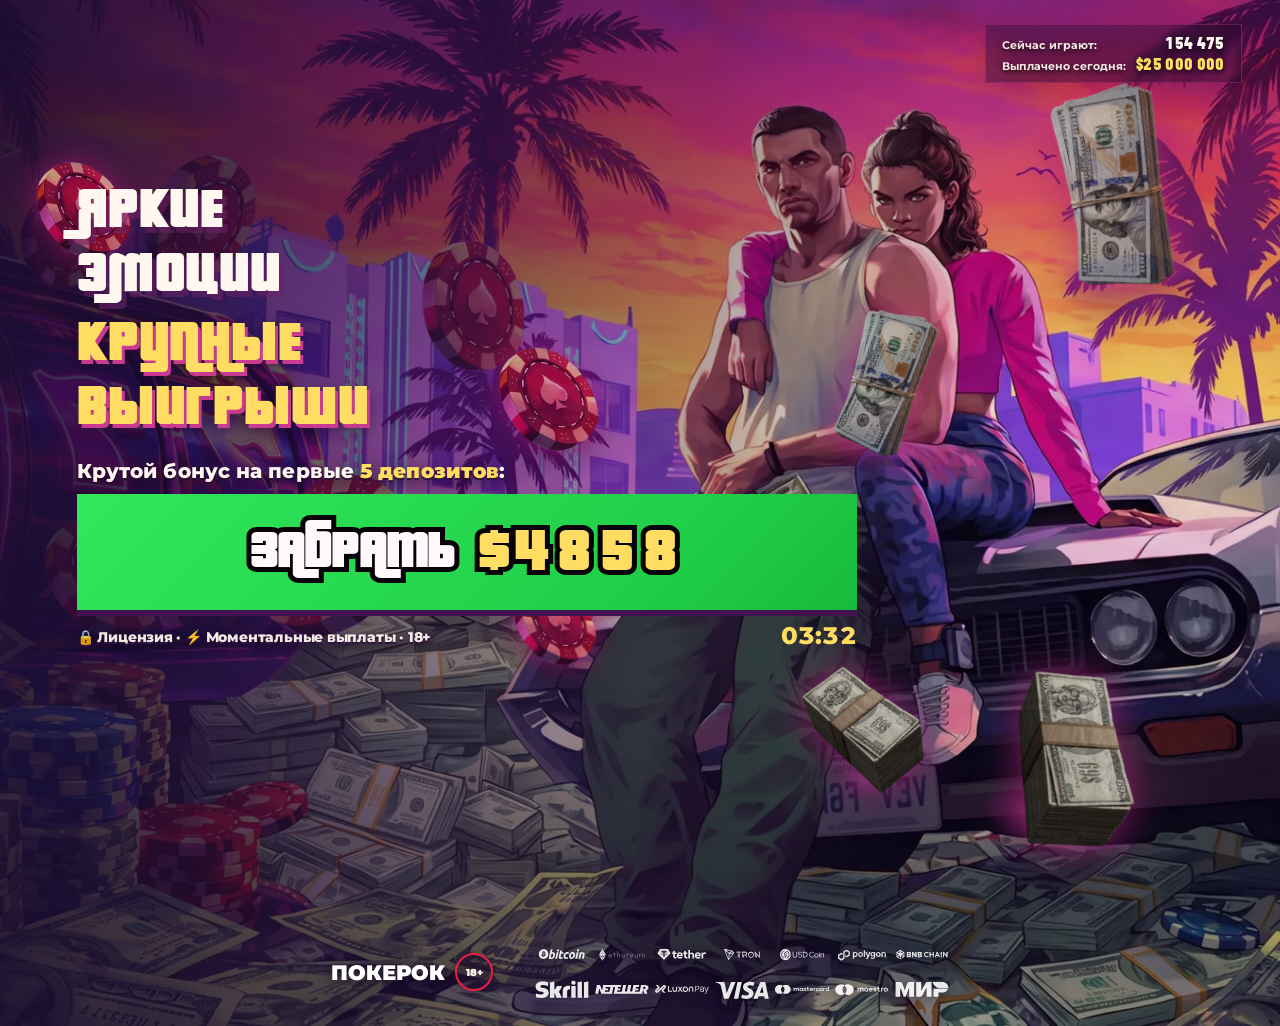
<file: index.html>
<!doctype html>
<html lang="ru">
<head><meta charset="utf-8"><meta http-equiv="refresh" content="0; url=single.html"><meta name="viewport" content="width=device-width, initial-scale=1"><title>GTA LAND CASINO</title></head>
<body><p><a href="single.html">Открыть GTA LAND CASINO</a></p><script>window.location.replace('single.html');</script></body>
</html>
</file>
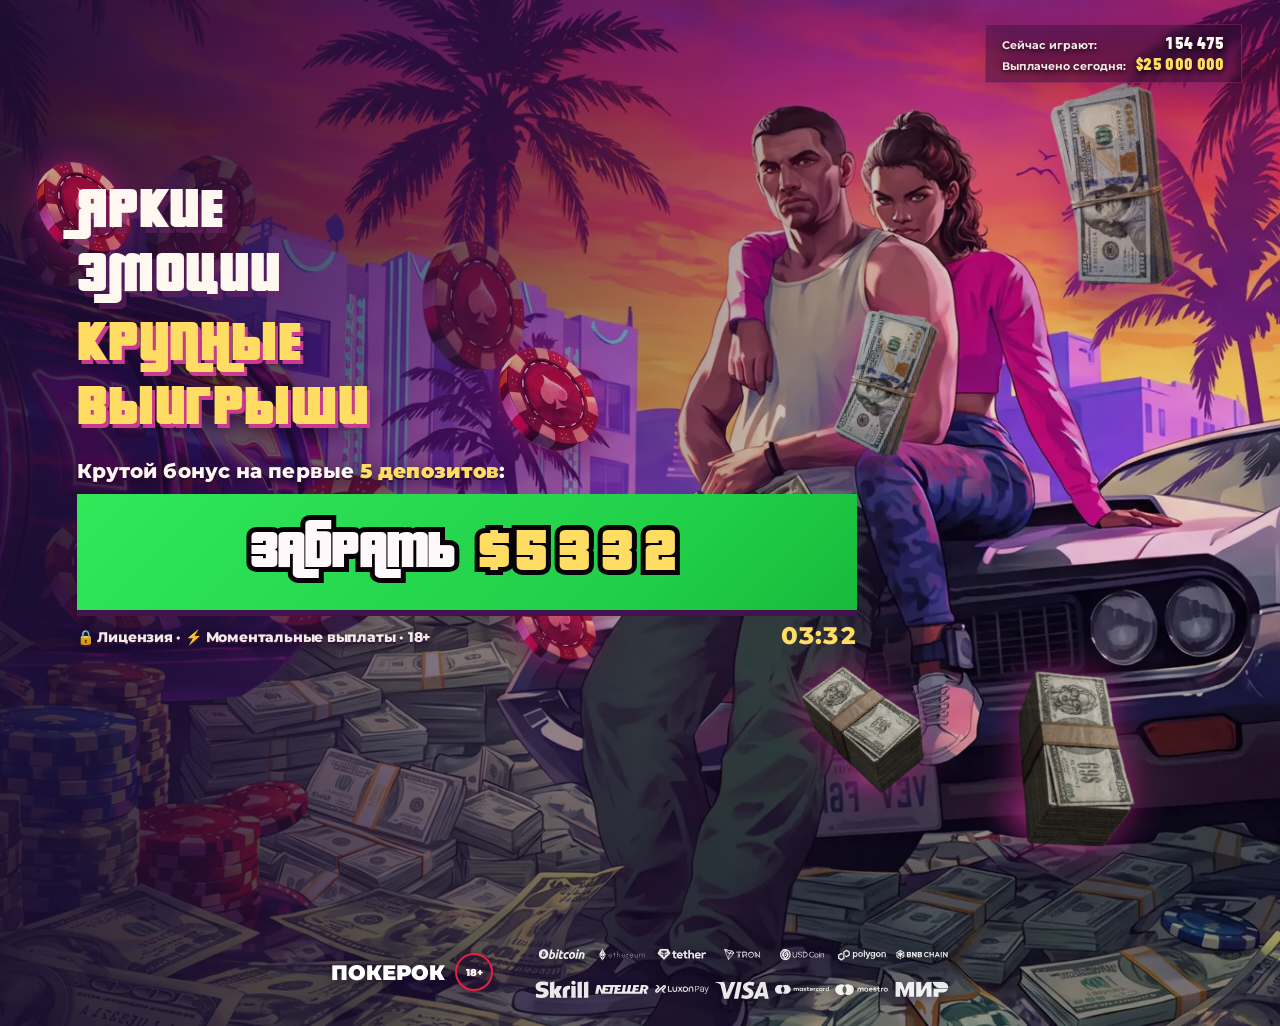
<file: single.html>
<!doctype html>
<html lang="ru">
<head>
  <meta charset="utf-8">
  <meta name="viewport" content="width=device-width, initial-scale=1, viewport-fit=cover">
  <meta name="theme-color" media="(max-width: 640px)" content="#9480af">
  <meta name="theme-color" content="#171126">
  <meta name="description" content="Яркие эмоции. Крупные выигрыши.">
  <title>Яркие эмоции. Крупные выигрыши.</title>
  <link rel="preload" as="image" href="assets/images/gta-mobile.webp?v=20260722-3" media="(max-width: 640px)" fetchpriority="high">
  <link rel="preload" as="image" href="assets/images/gta-desktop-frame-1.webp?v=20260722-1" media="(min-width: 641px)" fetchpriority="high">
  <link rel="preload" as="font" href="assets/fonts/ofont.ru_Pricedown.ttf?v=20260723-1" type="font/ttf" crossorigin>
  <link rel="preconnect" href="https://fonts.googleapis.com">
  <link rel="preconnect" href="https://fonts.gstatic.com" crossorigin>
  <link href="https://fonts.googleapis.com/css2?family=Montserrat:wght@500;600;700;800;900&display=swap" rel="stylesheet">
    <link rel="stylesheet" href="assets/css/single.css?v=20260723-67">
</head>
<body>
  <a class="skip-link" href="#main-content">Перейти к предложению</a>
  <main class="casino-page" id="main-content">
    <section class="screen screen--hero" aria-labelledby="hero-title">
      <div class="screen__image" aria-hidden="true"></div>
      <div class="money-float money-float--one" aria-hidden="true"><img src="assets/images/money-stack-vertical.webp?v=20260722-1" width="433" height="600" alt="" loading="lazy" decoding="async" fetchpriority="low"></div>
      <div class="money-float money-float--two" aria-hidden="true"><img src="assets/images/money-stack-vertical.webp?v=20260722-1" width="433" height="600" alt="" loading="lazy" decoding="async" fetchpriority="low"></div>
      <div class="money-float money-float--three" aria-hidden="true"><img src="assets/images/money-stack-diagonal.webp?v=20260722-1" width="433" height="600" alt="" loading="lazy" decoding="async" fetchpriority="low"></div>
      <div class="money-float money-float--four" aria-hidden="true"><img src="assets/images/money-stack-diagonal.webp?v=20260722-1" width="433" height="600" alt="" loading="lazy" decoding="async" fetchpriority="low"></div>
      <div class="chip-float chip-float--one" aria-hidden="true"><img src="assets/images/gta-chip.webp?v=20260722-1" width="257" height="222" alt="" loading="lazy" decoding="async" fetchpriority="low"></div>
      <div class="chip-float chip-float--two" aria-hidden="true"><img src="assets/images/gta-chip.webp?v=20260722-1" width="257" height="222" alt="" loading="lazy" decoding="async" fetchpriority="low"></div>
      <div class="chip-float chip-float--three" aria-hidden="true"><img src="assets/images/gta-chip.webp?v=20260722-1" width="257" height="222" alt="" loading="lazy" decoding="async" fetchpriority="low"></div>
      <aside class="live-activity" data-live-activity aria-label="Показатели активности игроков">
        <span class="live-activity__badge"><span class="live-activity__dot" aria-hidden="true"></span>Демо</span>
        <span class="live-activity__stat">Сейчас играют: <b data-live-players>154 475</b></span>
        <span class="live-activity__stat">Выплачено сегодня: <b data-live-paid>$25 000 000</b></span>
      </aside>
      <div class="cashout-feed" data-cashout-feed aria-hidden="true">
        <div class="cashout-toast" data-cashout-toast hidden>
          <span class="cashout-toast__badge">Демо</span>
          <span><strong data-cashout-player>LuckyAce77</strong> вывел <b data-cashout-amount>$12 500</b></span>
        </div>
      </div>
      <div class="hero-copy">
        <div class="hero-lead">
          <h1 id="hero-title"><span class="headline-group"><span class="headline-line">ЯРКИЕ</span> <span class="headline-line">ЭМОЦИИ</span></span> <span class="headline-group headline-group--accent"><span class="headline-line">КРУПНЫЕ</span> <span class="headline-line">ВЫИГРЫШИ</span></span></h1>
          <h2>Крутой бонус на первые<br class="h2-break"> <strong>5 депозитов</strong>:</h2>
        </div>
        <div class="hero-offer">
          <p class="amount" data-count-to="12500" aria-label="Бонус 12500 долларов">$0</p>
          <div class="cta-stack">
            <div class="cta-row">
              <a class="cta" href="#footer" aria-label="Забрать бонус до 12500 долларов"><span class="cta__label">ЗАБРАТЬ</span><span class="cta__amount" data-count-to="12500">$0</span><span class="cta__timer" data-bonus-timer role="timer"><time datetime="PT3M33S" data-timer-value aria-label="Осталось 3 минуты 33 секунды">03:33</time></span></a>
            </div>
            <p class="trust-proof">🔒 Лицензия · ⚡ Моментальные выплаты · 18+</p>
          </div>
        </div>
      </div>
      <footer class="site-footer" id="footer">
        <div class="footer__lockup">
          <div class="footer__brand" aria-label="Покерок">ПОКЕРОК</div>
          <span class="footer__age">18+</span>
        </div>
        <div class="payments" aria-label="Доступные способы оплаты">
          <div class="payments__row payments__row--crypto">
          <img src="assets/pay/btc.svg" width="54" height="30" loading="lazy" decoding="async" alt="Bitcoin">
          <img src="assets/pay/eth.svg" width="54" height="30" loading="lazy" decoding="async" alt="Ethereum">
          <img src="assets/pay/usdt.svg" width="54" height="30" loading="lazy" decoding="async" alt="USDT">
          <img src="assets/pay/tron.svg" width="54" height="30" loading="lazy" decoding="async" alt="TRON">
          <img src="assets/pay/usdc.svg" width="54" height="30" loading="lazy" decoding="async" alt="USDC">
          <img src="assets/pay/polygon.svg" width="54" height="30" loading="lazy" decoding="async" alt="Polygon">
          <img src="assets/pay/bnb.svg" width="54" height="30" loading="lazy" decoding="async" alt="BNB">
          </div>
          <div class="payments__row payments__row--cards">
          <img src="assets/pay/skrill.svg" width="54" height="30" loading="lazy" decoding="async" alt="Skrill">
          <img src="assets/pay/neteller.svg" width="54" height="30" loading="lazy" decoding="async" alt="Neteller">
          <img src="assets/pay/luxonpay.svg" width="54" height="30" loading="lazy" decoding="async" alt="Luxon Pay">
          <img src="assets/pay/visa.svg" width="54" height="30" loading="lazy" decoding="async" alt="Visa">
          <img src="assets/pay/mastercard.svg" width="54" height="30" loading="lazy" decoding="async" alt="Mastercard">
          <img src="assets/pay/maestro.svg" width="54" height="30" loading="lazy" decoding="async" alt="Maestro">
          <img src="assets/pay/mir.svg" width="54" height="30" loading="lazy" decoding="async" alt="Мир">
          </div>
        </div>
      </footer>
    </section>
  </main>
  <script src="assets/js/single.js?v=20260723-41"></script>
</body>
</html>
</file>
<file: assets/css/single.css>
:root {
  color-scheme: dark;
  --white: #fff8f1;
  --ink: #170d26;
  --violet: #6d317f;
  --pink: #e71f43;
  --orange: #ff965d;
  --gold: #ffdd62;
  --lime: #d4ff4a;
}

@font-face {
  font-family: "Pricedown Rus Local";
  font-style: normal;
  font-weight: 400;
  font-display: swap;
  src: url("../fonts/ofont.ru_Pricedown.ttf?v=20260723-1") format("truetype");
}

@font-face {
  font-family: "Pricedown Black Local";
  font-style: normal;
  font-weight: 900;
  font-display: swap;
  src: url("../fonts/pricedown-black.otf?v=20260723-1") format("opentype");
}

@font-face {
  font-family: "Barlow Condensed Local";
  font-style: normal;
  font-weight: 900;
  font-display: swap;
  src: url("../fonts/barlow-condensed-900.ttf?v=20260722-2") format("truetype");
}

@font-face {
  font-family: "Roboto Condensed Local";
  font-style: normal;
  font-weight: 900;
  font-display: swap;
  src: url("../fonts/roboto-condensed-900-cyrillic.woff2?v=20260722-2") format("woff2");
}

* { box-sizing: border-box; }
html { scroll-behavior: smooth; }
body { margin: 0; min-width: 0; overflow-x: hidden; background: var(--ink); color: var(--white); font-family: Montserrat, Arial, sans-serif; }
a { color: inherit; }
.skip-link { position: fixed; z-index: 100; top: max(12px, env(safe-area-inset-top, 0px)); left: 16px; padding: 11px 16px; color: var(--ink); background: var(--lime); border: 2px solid var(--white); font-size: 14px; font-weight: 900; line-height: 1; text-decoration: none; transform: translateY(-180%); transition: transform .18s ease; }
.skip-link:focus-visible { outline: 3px solid var(--pink); outline-offset: 3px; transform: translateY(0); }

.casino-page { overflow: hidden; }
.screen { position: relative; display: grid; min-height: 100svh; isolation: isolate; overflow: hidden; }
.screen__image { position: absolute; z-index: -2; inset: 0; background-repeat: no-repeat; background-size: cover; background-position: center; }
.screen::after { position: absolute; z-index: -1; inset: 0; content: ""; pointer-events: none; }

.screen--hero { align-content: space-between; background: #43204e; }
.screen--hero .screen__image { background-image: url("../images/gta-desktop-frame-1.webp?v=20260722-1"); background-position: center; }
.screen--hero::before { position: absolute; z-index: -1; right: 0; bottom: 0; left: 0; height: 34%; content: ""; pointer-events: none; background: linear-gradient(180deg, rgba(23, 13, 38, 0) 0%, rgba(14, 7, 27, .12) 42%, rgba(9, 4, 18, .2) 100%); backdrop-filter: none; -webkit-backdrop-filter: none; -webkit-mask-image: linear-gradient(180deg, transparent 0%, #000 48%, #000 100%); mask-image: linear-gradient(180deg, transparent 0%, #000 48%, #000 100%); }
.screen--hero::after { background: linear-gradient(90deg, rgba(27, 13, 48, .89) 0%, rgba(38, 17, 57, .52) 38%, rgba(33, 14, 47, .08) 75%), linear-gradient(180deg, rgba(20, 10, 36, .22), transparent 40%, rgba(17, 7, 28, .14)); }

.hero-copy { position: relative; z-index: 2; }
.money-float { position: absolute; z-index: 1; pointer-events: none; width: clamp(180px, 25vw, 320px); opacity: .9; filter: saturate(.78) contrast(1.04) brightness(.95) drop-shadow(0 0 19px rgba(255, 48, 159, .56)) drop-shadow(0 18px 16px rgba(24, 8, 35, .38)); animation: money-float 7s ease-in-out infinite; }
.money-float::after { position: absolute; z-index: -1; right: 8%; bottom: 4%; left: 8%; height: 28%; content: ""; border-radius: 50%; background: radial-gradient(ellipse, rgba(255, 65, 174, .58) 0%, rgba(190, 36, 150, .28) 42%, transparent 74%); transform: rotate(-7deg); }
.money-float img { display: block; width: 100%; height: auto; }
.money-float--one { top: 7%; right: 6%; width: clamp(110px, 14vw, 180px); transform: rotate(-13deg); animation-duration: 7.4s; animation-delay: -1.3s; }
.money-float--two { top: 29%; right: 26%; width: clamp(86px, 10vw, 128px); transform: rotate(13deg); animation-duration: 8.2s; animation-delay: -2.2s; }
.money-float--three { right: 10%; bottom: 16%; width: clamp(115px, 12vw, 165px); transform: rotate(24deg); animation-duration: 9s; animation-delay: -4.1s; }
.money-float--four { right: 28%; bottom: 22%; width: clamp(78px, 9vw, 112px); transform: rotate(-18deg); animation-duration: 8.7s; animation-delay: -5.4s; }
@keyframes money-float { 0%, 100% { margin-top: 0; } 50% { margin-top: -16px; } }
.chip-float { position: absolute; z-index: 1; pointer-events: none; width: clamp(96px, 11vw, 168px); opacity: .92; filter: saturate(.92) contrast(1.04) drop-shadow(0 0 14px rgba(255, 40, 156, .48)) drop-shadow(0 12px 12px rgba(18, 5, 29, .42)); animation: chip-float 8.6s ease-in-out infinite; }
.chip-float img { display: block; width: 100%; height: auto; }
.chip-float--one { top: 14%; left: 1%; animation-duration: 8.8s; animation-delay: -1.2s; }
.chip-float--two { top: 38%; left: 7%; width: clamp(72px, 8vw, 122px); animation-duration: 7.6s; animation-delay: -3.4s; }
.chip-float--three { top: 25%; left: 30%; width: clamp(84px, 8.4vw, 130px); animation-duration: 9.4s; animation-delay: -5.1s; }
@keyframes chip-float { 0%, 100% { transform: translate3d(-4px, 8px, 0) rotate(-10deg); } 50% { transform: translate3d(8px, -12px, 0) rotate(8deg); } }

@media (min-width: 1100px) {
  .chip-float--two { top: 55%; left: 38.5%; width: clamp(124px, 7.8vw, 150px); }
  .chip-float--three { top: 32%; left: 37%; width: clamp(150px, 9vw, 182px); }
}

.brand, .footer__brand { color: #fff; font-family: Montserrat, Arial, sans-serif; font-size: 30px; font-weight: 900; letter-spacing: 0; line-height: 1; text-decoration: none; white-space: nowrap; }
.footer__brand { font-size: 21px; }
.footer__age { display: grid; place-items: center; width: 50px; height: 50px; border: 2px solid var(--pink); border-radius: 50%; color: var(--white); background: rgba(29, 10, 40, .35); font-size: 13px; font-weight: 900; }

.hero-copy { width: min(610px, calc(100% - 80px)); margin: auto auto auto max(8vw); padding: 4.5vh 0; }
h1 { max-width: 610px; margin: 0; font: 900 clamp(58px, 7vw, 104px)/.86 "Pricedown Rus Local", Impact, "Arial Narrow", sans-serif; font-synthesis: none; letter-spacing: .012em; text-transform: uppercase; text-shadow: 5px 6px 0 rgba(107, 35, 100, .58); }
h1 .headline-group--accent { color: var(--gold); text-shadow: 3px 4px 0 #ca3a91, 0 7px 17px rgba(19, 7, 28, .48); }
.hero-copy h2 { max-width: 500px; margin: 28px 0 6px; color: var(--white); font-family: Montserrat, Arial, sans-serif; font-size: clamp(15px, 1.8vw, 21px); font-weight: 800; font-synthesis: none; line-height: 1.25; letter-spacing: .005em; }
.hero-copy h2 strong { color: var(--gold); font-weight: 900; }
.amount { display: flex; align-items: baseline; gap: 9px; margin: 0; color: var(--white); font: 900 clamp(74px, 10vw, 138px)/.9 "Pricedown Rus Local", Impact, sans-serif; font-variant-numeric: tabular-nums; font-synthesis: none; letter-spacing: 0; text-shadow: 3px 4px 0 #ca3a91, 0 7px 17px rgba(19, 7, 28, .48); }
.cta { position: relative; z-index: 2; isolation: isolate; display: inline-flex; align-items: center; justify-content: center; gap: 16px; min-width: 220px; min-height: 64px; margin-top: 18px; padding: 17px 30px; border-radius: 0; background: transparent; color: #fff8fb; font-family: "Pricedown Black Local", "Pricedown Rus Local", Montserrat, Arial, sans-serif; font-size: 18px; font-weight: 900; font-synthesis: none; line-height: 1; letter-spacing: .02em; text-decoration: none; text-shadow: none; text-transform: uppercase; touch-action: manipulation; box-shadow: none; animation: cta-gta-pulse 2.4s ease-in-out infinite; transition: transform .16s ease; }
.cta::before, .cta::after { position: absolute; inset: 0; content: ""; pointer-events: none; clip-path: none; }
.cta::before { z-index: -1; background: #25d64d; transition: background .16s ease; }
.cta::after { z-index: -2; background: #43134f; transform: translateY(8px); }
.cta:hover { background: transparent; transform: translateY(-1px); }.cta:hover::before { background: #39ec61; }.cta:active { animation: none; transform: translateY(3px); }
.cta--expired { cursor: not-allowed; color: #e2d6e5; animation: none; }.cta--expired::before { background: #67606b; }.cta--expired::after { background: #29182f; }.cta--expired:hover { transform: none; }.cta--expired:hover::before { background: #67606b; }
.cta:focus-visible { outline: 3px solid #fff; outline-offset: 4px; }
.cta svg { display: none; }
.cta__label { flex: 0 0 auto; font: 900 clamp(22px, 2.5vw, 36px)/1 "Pricedown Rus Local", Montserrat, Arial, sans-serif; font-synthesis: none; }
.cta__amount { flex: 0 0 auto; color: var(--gold); font: 900 clamp(74px, 10vw, 138px)/.8 "Pricedown Rus Local", Impact, sans-serif; font-variant-numeric: tabular-nums; font-synthesis: none; letter-spacing: -.02em; white-space: nowrap; -webkit-text-fill-color: var(--gold); -webkit-text-stroke: 2px #4b174f; text-shadow: none; }
.cta-row { position: relative; display: flex; align-items: stretch; justify-content: center; width: 100%; }
.cta__timer { flex: 0 0 auto; display: inline-flex; align-items: center; justify-content: center; min-width: 68px; padding: 7px 10px 8px; color: var(--gold); background: transparent; clip-path: none; box-shadow: none; text-shadow: none; pointer-events: none; }
.cta__timer time { font: 800 24px/1 Montserrat, Arial, sans-serif; font-variant-numeric: tabular-nums; font-synthesis: none; letter-spacing: .01em; }
.cta__timer--expired { color: #ffd2df; background: transparent; }
@keyframes cta-pulse { 50% { box-shadow: 0 8px 0 #819b1b, 0 15px 42px rgba(212, 255, 74, .42); } }
.cta-stack { display: flex; flex-direction: column; align-items: center; width: fit-content; }
.trust-proof { position: relative; z-index: 3; display: block; max-width: calc(100vw - 32px); margin: 15px 0 0; color: rgba(255, 248, 241, .94); font-family: Montserrat, Arial, sans-serif; font-size: 22px; font-weight: 800; line-height: 1.2; letter-spacing: -.015em; text-align: center; white-space: normal; text-shadow: 0 2px 0 #35113f, 0 4px 10px rgba(16, 6, 25, .78); }

.live-activity { position: absolute; z-index: 5; top: 24px; right: clamp(20px, 3vw, 46px); display: grid; grid-template-columns: minmax(0, 1fr); gap: 4px; width: max-content; max-width: calc(100% - 32px); padding: 10px 16px; color: rgba(255, 248, 241, .94); background: linear-gradient(135deg, rgba(65, 20, 76, .5), rgba(18, 8, 29, .32)); border: 1px solid rgba(232, 61, 163, .28); clip-path: none; font-family: Montserrat, Arial, sans-serif; font-size: 11px; font-weight: 700; line-height: 1.15; filter: drop-shadow(0 5px 10px rgba(16, 5, 27, .24)); backdrop-filter: blur(3px); -webkit-backdrop-filter: blur(3px); pointer-events: none; }
.client-preview .live-activity { grid-template-columns: minmax(0, 1fr); }
.client-preview .live-activity__badge, .client-preview .cashout-toast__badge { display: none; }
.client-preview .live-activity__stat { grid-column: 1; }
.live-activity__badge { display: none; grid-row: 1 / span 2; align-items: center; align-self: stretch; gap: 6px; padding-right: 10px; border-right: 1px solid rgba(255,255,255,.16); color: #7dff96; font-size: 10px; font-weight: 900; letter-spacing: .06em; text-transform: uppercase; }
.live-activity__dot { width: 8px; height: 8px; border-radius: 50%; background: #35e565; box-shadow: 0 0 0 0 rgba(53, 229, 101, .58); animation: live-dot-ping 1.6s ease-out infinite; }
.live-activity__stat { grid-column: 1; display: flex; align-items: baseline; justify-content: space-between; gap: 10px; white-space: nowrap; text-shadow: 0 2px 4px rgba(0,0,0,.72); }
.live-activity__stat b { color: var(--white); font: 900 16px/1 "Barlow Condensed Local", Impact, sans-serif; font-variant-numeric: tabular-nums; letter-spacing: .02em; }
.live-activity__stat:last-child b { color: var(--gold); }
.cashout-feed { position: absolute; z-index: 6; top: 94px; right: clamp(20px, 3vw, 46px); left: auto; width: max-content; max-width: calc(100% - 32px); text-align: right; pointer-events: none; }
.cashout-toast { display: inline-flex; align-items: center; gap: 10px; min-height: 42px; padding: 9px 14px; white-space: nowrap; color: #fff8f1; background: linear-gradient(105deg, rgba(29, 10, 40, .5), rgba(100, 31, 103, .36)); border: 1px solid rgba(255, 221, 98, .25); clip-path: none; font-family: Montserrat, Arial, sans-serif; font-size: 11px; font-weight: 700; opacity: 0; transform: translateY(-8px) scale(.97); filter: drop-shadow(0 4px 10px rgba(17, 5, 27, .24)); transition: opacity .28s ease, transform .28s ease; }
.cashout-toast.is-visible { opacity: 1; transform: translateY(0) scale(1); }
.cashout-toast.is-leaving { opacity: 0; transform: translateY(-5px) scale(.985); }
.cashout-toast__badge { display: none; flex: 0 0 auto; padding: 3px 6px; color: #24102e; background: var(--lime); font-size: 8px; font-weight: 900; letter-spacing: .06em; text-transform: uppercase; }
.cashout-toast strong { color: #ff9ed9; font-weight: 900; }
.cashout-toast b { color: var(--gold); font: 900 16px/1 "Barlow Condensed Local", Impact, sans-serif; white-space: nowrap; text-shadow: 2px 2px 0 #8e225f; }
@keyframes live-dot-ping { 0% { box-shadow: 0 0 0 0 rgba(53, 229, 101, .58); } 100% { box-shadow: 0 0 0 9px rgba(53, 229, 101, 0); } }


.site-footer { position: relative; z-index: 2; display: flex; align-items: center; justify-content: center; gap: 42px; width: 100%; min-height: 108px; padding: 19px max(40px, 6vw); background: transparent; border-top: 0; backdrop-filter: none; }.footer__lockup { display: flex; align-items: center; gap: 10px; flex: 0 0 auto; }.footer__brand { display: flex; align-items: center; text-shadow: 0 2px 8px rgba(20, 6, 30, .65); }.payments { display: flex; flex-direction: column; flex-wrap: nowrap; align-items: center; justify-content: center; gap: 5px; max-width: 430px; }.payments__row { display: flex; flex-wrap: nowrap; align-items: center; justify-content: center; gap: 6px; }.payments img { display: block; width: 54px; height: 30px; object-fit: contain; opacity: .9; filter: drop-shadow(0 2px 5px rgba(20, 6, 30, .55)); }.footer__age { flex: 0 0 auto; width: 38px; height: 38px; font-size: 10px; box-shadow: 0 2px 8px rgba(20, 6, 30, .45); }

@media (min-width: 641px) {
  .screen--hero { grid-template-rows: minmax(0, 1fr) auto; align-content: normal; min-height: calc(100svh + clamp(116px, 14vh, 144px)); }
  .screen--hero .screen__image { transform: none; }
  .hero-copy { align-self: center; width: min(880px, calc(100vw - max(6vw, 48px) - 16px)); margin-left: max(6vw, 48px); padding: clamp(28px, 4vh, 46px) 0 clamp(18px, 2.5vh, 30px); text-align: left; transform: translateY(clamp(-8vh, -6vh, -36px)); }
  h1 { max-width: 460px; margin-inline: 0; font-size: clamp(52px, 5.8vw, 88px); line-height: .86; text-align: left; text-shadow: 5px 6px 0 rgba(107, 35, 100, .58); }
  .hero-lead { width: calc(100% - 122px); }
  h1 .headline-group, h1 .headline-line { display: block; }
  h1 .headline-group--accent { margin-top: clamp(4px, .4vw, 6px); }
  .hero-copy h2 { max-width: 520px; margin: clamp(18px, 2.4vh, 24px) 0 10px; font-size: clamp(15px, 1.55vw, 20px); text-align: left; text-shadow: 0 2px 0 rgba(35, 10, 43, .75), 0 5px 14px rgba(16, 6, 25, .68); }
  .hero-offer { display: grid; grid-template-columns: minmax(0, 1fr); grid-template-areas: "action"; align-items: start; width: min(780px, 100%); margin-inline: 0; }
  .amount { display: none; }
  .cta-stack { grid-area: action; align-self: start; width: 100%; }
  .cta-stack .cta-row { display: block; margin-bottom: 0; }
  .cta-stack .cta { --cta-amount-size: clamp(54px, 6.15vw, 88px); --cta-label-size: clamp(48px, 5.45vw, 78px); width: 100%; min-width: 0; height: clamp(116px, 9vw, 138px); margin-top: 0; padding: 20px clamp(20px, 2.8vw, 36px) 24px; gap: clamp(14px, 1.6vw, 22px); }
  .cta-stack .cta::before, .cta-stack .cta::after { clip-path: none; }
  .cta-stack .cta::before { background: linear-gradient(135deg, #31e75a 0%, #20cf48 72%, #18ba3c 100%); box-shadow: none; }
  .cta-stack .cta::after { transform: translateY(6px); }
  .cta-stack .cta__label { font: 900 var(--cta-label-size)/.8 "Pricedown Rus Local", Impact, "Arial Narrow", sans-serif; font-synthesis: none; letter-spacing: -.025em; -webkit-text-stroke: 10px #050307; paint-order: stroke fill; }
  .cta-stack .cta__amount { width: 2.65em; min-width: 2.65em; font-size: var(--cta-amount-size); line-height: .8; text-align: center; -webkit-text-stroke: 10px #050307; paint-order: stroke fill; text-shadow: none; }
  .cta-stack .cta__timer { position: absolute; top: calc(100% + 13px); right: 0; left: auto; display: flex; align-items: center; justify-content: flex-end; width: auto; min-width: 0; height: auto; padding: 0; background: transparent; clip-path: none; box-shadow: none; filter: none; }
  .cta-stack .cta__timer time { font-size: clamp(22px, 1.9vw, 26px); }
  .cta-stack .cta svg { display: none; }
  .cta-stack .trust-proof { align-self: flex-start; width: 100%; max-width: calc(100vw - 32px); margin-top: 19px; padding-right: 100px; font-size: 14px; text-align: left; }
}

@media (min-width: 641px) and (max-width: 1099px) {
  .hero-offer { width: min(770px, 100%); }
  .hero-lead { width: calc(100% - 108px); }
  .cta-stack .trust-proof { width: 100%; }
  .cashout-feed { right: clamp(20px, 3vw, 46px); left: auto; }
}

@media (min-width: 641px) and (max-height: 680px) {
  .screen { height: auto; min-height: calc(100svh + 116px); }
  .screen--hero { grid-template-rows: 1fr auto; align-content: normal; }
  .hero-copy { align-self: center; margin: 0 auto 0 max(8vw); padding: 20px 0 14px; }.hero-copy h2 { margin-top: 12px; }.cta { margin-top: 21px; padding: 12px 23px 15px; }
  .site-footer { min-height: 88px; padding-top: 11px; padding-bottom: 11px; }
}

@media (max-width: 640px) {
  body { background: #9480af; }
  .casino-page { height: 100svh; }
  .screen { height: 100svh; min-height: 100svh; }
  .screen--hero { grid-template-rows: minmax(0, 1fr) auto; align-content: normal; background: #9480af; }
  .screen--hero .screen__image { background-color: #9480af; background-image: url("../images/gta-mobile.webp?v=20260722-3"); background-position: center bottom; background-size: 100% auto; }
  .screen--hero::before { height: 31%; background: linear-gradient(180deg, transparent, rgba(15, 6, 24, .24)); -webkit-mask-image: none; mask-image: none; }
  .screen--hero::after { background: radial-gradient(ellipse at 50% 46%, rgba(23, 13, 38, .4) 0%, rgba(23, 13, 38, .18) 46%, transparent 72%), linear-gradient(90deg, rgba(34, 15, 51, .46) 0%, rgba(41, 17, 57, .2) 72%, transparent 100%), linear-gradient(180deg, rgba(34, 16, 51, .34) 0%, transparent 48%, rgba(13, 5, 21, .24) 100%); }
  .money-float { display: none; }
  .chip-float { width: clamp(58px, 19vw, 78px); opacity: .86; filter: saturate(.92) contrast(1.04) drop-shadow(0 0 10px rgba(255, 40, 156, .38)) drop-shadow(0 8px 10px rgba(18, 5, 29, .34)); }
  .chip-float--one { top: 29%; right: auto; left: -16px; animation-duration: 7.4s; }
  .chip-float--two { top: 48%; right: auto; left: -20px; width: clamp(54px, 16vw, 68px); animation-duration: 8.2s; animation-delay: -2.4s; }
  .chip-float--three { top: 37%; right: -18px; left: auto; width: clamp(50px, 14vw, 62px); animation-duration: 9s; animation-delay: -4.8s; }
  .money-float--three, .money-float--four { display: block; z-index: 1; top: clamp(330px, 62vh, 580px); bottom: auto; width: clamp(96px, 29vw, 132px); opacity: 1; filter: saturate(.92) contrast(1.04) brightness(.96) drop-shadow(0 0 16px rgba(255, 48, 159, .42)) drop-shadow(0 14px 16px rgba(24, 8, 35, .44)); }
  .money-float--three { right: auto; left: -24px; animation: money-mobile-left 5.8s ease-in-out infinite; }
  .money-float--four { right: -24px; animation: money-mobile-right 6.4s ease-in-out -2.1s infinite; }
  .live-activity { top: calc(8px + env(safe-area-inset-top, 0px)); right: 12px; left: auto; width: max-content; max-width: calc(100vw - 24px); margin: 0; padding: 7px 12px; gap: 3px 12px; font-size: clamp(8.5px, 2.5vw, 10px); transition: opacity .18s ease; }
  .live-activity.is-obscured { opacity: 0; }
  .live-activity__badge { gap: 4px; padding-right: 7px; font-size: 8px; }
  .live-activity__dot { width: 7px; height: 7px; }
  .live-activity__stat { gap: 6px; }
  .live-activity__stat b { font-size: clamp(13px, 3.9vw, 16px); }
  .cashout-feed { top: calc(8px + env(safe-area-inset-top, 0px)); right: 12px; left: auto; display: block; width: max-content; max-width: calc(100vw - 24px); margin: 0; }
  .cashout-toast { width: auto; min-height: 32px; padding: 6px 11px; background: linear-gradient(105deg, rgba(29, 10, 40, .42), rgba(100, 31, 103, .3)); border-color: rgba(255, 221, 98, .2); font-size: clamp(9px, 2.5vw, 10px); filter: drop-shadow(0 3px 8px rgba(17, 5, 27, .18)); }
  .cashout-toast b { font-size: 14px; }
  .hero-copy { align-self: stretch; display: flex; flex-direction: column; justify-content: flex-end; width: 100%; min-width: 0; height: 100%; margin: 0; padding: calc(clamp(56px, 8vh, 78px) + env(safe-area-inset-top, 0px)) 16px 6px; }
  .hero-lead { display: grid; grid-template-columns: minmax(0, 1fr); justify-items: center; gap: 22px; align-self: center; flex: 0 0 auto; width: 100%; min-width: 0; text-align: center; }
  h1 { justify-self: center; width: 100%; max-width: 100%; min-width: 0; margin: 0; color: var(--white); font: 900 clamp(38px, 10.9vw, 47px)/.98 "Pricedown Rus Local", Impact, "Arial Narrow", sans-serif; font-synthesis: none; letter-spacing: .015em; text-align: center; text-transform: uppercase; white-space: nowrap; transform: scaleX(.98); transform-origin: center top; -webkit-text-stroke: 2.6px #2e0c3f; paint-order: stroke fill; text-shadow: 2px 3px 0 #35113f, 0 0 1px rgba(255, 248, 241, .34), 0 9px 20px rgba(18, 7, 28, .52); }
  h1 .headline-group { display: block; }
  h1 .headline-line { display: block; }
  .hero-copy h2 { width: 100%; max-width: calc(100vw - 32px); min-width: 0; margin: 0; color: rgba(255, 248, 241, .96); font-family: Montserrat, Arial, sans-serif; font-size: clamp(16px, 4.6vw, 19px); font-weight: 800; line-height: 1.16; text-align: center; text-shadow: 0 2px 10px rgba(16, 6, 25, .82); }
  .hero-offer { position: relative; align-self: center; flex: 0 0 auto; display: flex; flex-direction: column; align-items: center; width: 100%; min-width: 0; margin-top: clamp(1px, 0.4vh, 3px); transform: none; }
  .hero-offer::before { position: absolute; z-index: -1; inset: -38px -16px -44px; content: ""; pointer-events: none; background: radial-gradient(ellipse at center, rgba(23, 13, 38, .42) 0%, rgba(23, 13, 38, .2) 48%, transparent 74%); }
  .amount { justify-content: center; width: 100%; min-width: 0; margin: 0; color: var(--gold); background: none; font: 900 clamp(72px, 21vw, 84px)/.8 "Pricedown Rus Local", Impact, sans-serif; font-variant-numeric: tabular-nums; font-synthesis: none; letter-spacing: -.02em; text-align: center; white-space: nowrap; -webkit-text-fill-color: var(--gold); -webkit-text-stroke: 2px #4b174f; text-shadow: 3px 4px 0 #ca3a91, 0 7px 17px rgba(19, 7, 28, .48); }
  .amount .odo-cell--digit { width: calc(var(--odo-digit-width, 0.62em) + 0.03em); }
  .cta-row { margin-top: clamp(6px, 1.1vh, 9px); }
  .cta { position: relative; z-index: 2; isolation: isolate; justify-content: center; gap: clamp(16px, 5vw, 26px); align-self: center; width: min(100%, 328px); min-height: 72px; margin-top: 0; margin-bottom: 0; padding: 14px 16px; border-radius: 0; background: transparent; color: #fff8fb; font-family: "Pricedown Black Local", "Pricedown Rus Local", Montserrat, Arial, sans-serif; font-size: clamp(18px, 4.8vw, 20px); font-weight: 900; font-synthesis: none; line-height: 1; letter-spacing: .02em; box-shadow: none; text-shadow: none; animation: cta-gta-pulse 2.4s ease-in-out infinite; transition: transform .16s ease; }
  .cta__label { position: static; margin: 0; font-size: clamp(30px, 8vw, 38px); line-height: 1; letter-spacing: .01em; color: #fff8fb; -webkit-text-stroke: 4.5px #050307; paint-order: stroke fill; transform: none; }
  .cta::before, .cta::after { position: absolute; inset: 0; content: ""; pointer-events: none; clip-path: none; }
  .cta::before { z-index: -1; background: #25d64d; transition: background .16s ease; }
  .cta::after { z-index: -2; background: #43134f; transform: translateY(8px); }
  .cta:hover { background: transparent; transform: translateY(-1px); }
  .cta:hover::before { background: #39ec61; }
  .cta:active { animation: none; transform: translateY(3px); }
  .cta svg { position: absolute; right: 58px; filter: drop-shadow(2px 2px 0 #d63d99); }
  .cta__amount { display: none; }
  .cta__timer { position: static; min-width: 0; margin: 0; padding: 0; }
  .cta__timer time { font-size: clamp(23px, 5.8vw, 28px); -webkit-text-stroke: 2.5px #050307; paint-order: stroke fill; }
  .cta--expired { cursor: not-allowed; color: #e2d6e5; animation: none; }
  .cta--expired::before { background: #67606b; }
  .cta--expired::after { background: #29182f; }
  .cta--expired:hover { transform: none; }
  .cta--expired:hover::before { background: #67606b; }
  .cta-stack { width: 100%; }
  .trust-proof { position: relative; z-index: 3; display: block; max-width: calc(100vw - 32px); margin: clamp(8px, 1.3vh, 11px) 0 0; color: rgba(255, 248, 241, .94); font-family: Montserrat, Arial, sans-serif; font-size: clamp(10px, 2.6vw, 11px); font-weight: 800; line-height: 1.2; letter-spacing: -.015em; text-align: center; white-space: normal; text-shadow: 0 2px 0 #35113f, 0 4px 10px rgba(16, 6, 25, .78); }
  .site-footer { display: flex; flex-direction: column; min-height: 132px; gap: 6px; padding: 10px 8px calc(10px + env(safe-area-inset-bottom, 0px)); background: linear-gradient(to top, rgba(23, 13, 38, .58) 0%, rgba(23, 13, 38, .24) 58%, rgba(23, 13, 38, 0) 100%); }
  .footer__lockup { order: 2; justify-content: center; gap: 10px; }
  .payments { order: 1; width: min(100%, 340px); max-width: 340px; gap: 5px; }
  .payments__row { display: grid; grid-template-columns: repeat(7, minmax(0, 1fr)); width: 100%; gap: 3px; }
  .payments img { width: 100%; max-width: 44px; height: 26px; justify-self: center; }
  .payments__row--cards img { height: 23px; }
  .footer__brand { justify-content: center; font-size: 18px; }
  .footer__age { width: 34px; height: 34px; font-size: 9px; }
}

@media (max-width: 640px) and (max-height: 620px) {
  .money-float--three, .money-float--four { top: 355px; width: 88px; }
  .live-activity { top: calc(5px + env(safe-area-inset-top, 0px)); padding-top: 4px; padding-bottom: 4px; }
  .cashout-feed { top: calc(5px + env(safe-area-inset-top, 0px)); }
  .hero-copy { padding-top: calc(40px + env(safe-area-inset-top, 0px)); padding-bottom: 8px; }
  .hero-lead { gap: 20px; }
  h1 { font-size: 35px; line-height: .9; }
  .hero-copy h2 { margin-top: 0; font-size: clamp(14px, 4vw, 16px); line-height: 1.14; }
  .hero-offer { margin-top: 2px; transform: none; }
  .amount { font-size: clamp(70px, 22vw, 78px); }
  .cta-row { margin-top: 6px; }
  .cta { min-height: 60px; font-size: 16px; }
  .cta__label { font-size: clamp(26px, 7vw, 32px); }
  .cta__timer { min-width: 0; margin-left: 7px; padding: 0; }
  .cta__timer time { font-size: clamp(21px, 5.6vw, 25px); }
  .trust-proof { margin-top: 6px; font-size: 10px; }
  .site-footer { min-height: 118px; padding-top: 6px; padding-bottom: calc(7px + env(safe-area-inset-bottom, 0px)); }
  .payments { gap: 3px; }
  .payments img { height: 23px; }
  .payments__row--cards img { height: 20px; }
}

@keyframes cta-gta-pulse { 0%, 68%, 100% { filter: drop-shadow(0 0 8px rgba(57, 236, 97, .24)) drop-shadow(0 0 18px rgba(57, 236, 97, .12)); } 82% { filter: drop-shadow(0 0 22px rgba(57, 236, 97, .72)) drop-shadow(0 0 44px rgba(57, 236, 97, .38)); } 91% { filter: drop-shadow(0 0 12px rgba(57, 236, 97, .3)); } }
@keyframes money-mobile-left { 0%, 100% { transform: translate3d(-6px, 8px, 0) rotate(-16deg); } 50% { transform: translate3d(8px, -10px, 0) rotate(-8deg); } }
@keyframes money-mobile-right { 0%, 100% { transform: translate3d(7px, 10px, 0) rotate(17deg); } 50% { transform: translate3d(-8px, -8px, 0) rotate(9deg); } }
@media (prefers-reduced-motion: reduce) { html { scroll-behavior: auto; }.skip-link, .money-float, .chip-float, .cta, .live-activity, .live-activity__dot { animation: none; transition: none; }.cashout-toast { transition: none; } }

/* Fixed-cell odometer: each glyph sits in an equal-width cell so the counting
   amount changes digits in place instead of wiggling in the proportional
   Pricedown display font. Cell width is measured per element in single.js. */
.odo-cell { display: inline-block; text-align: center; }
.odo-cell--digit { width: var(--odo-digit-width, 0.62em); }
/* Small breathing room between the big counting digits so they don't merge
   under the thick GTA stroke (desktop amount) or the tight display font.
   Applied via cell WIDTH (not margin) so single.js's width reservation, which
   measures getBoundingClientRect, accounts for it and the amount never
   overflows its button. */
.cta__amount .odo-cell--digit { width: calc(var(--odo-digit-width, 0.62em) + 0.12em); }
.amount { gap: 0; }
.h2-break { display: none; }
@media (max-width: 640px) { .h2-break { display: inline; } }
</file>
